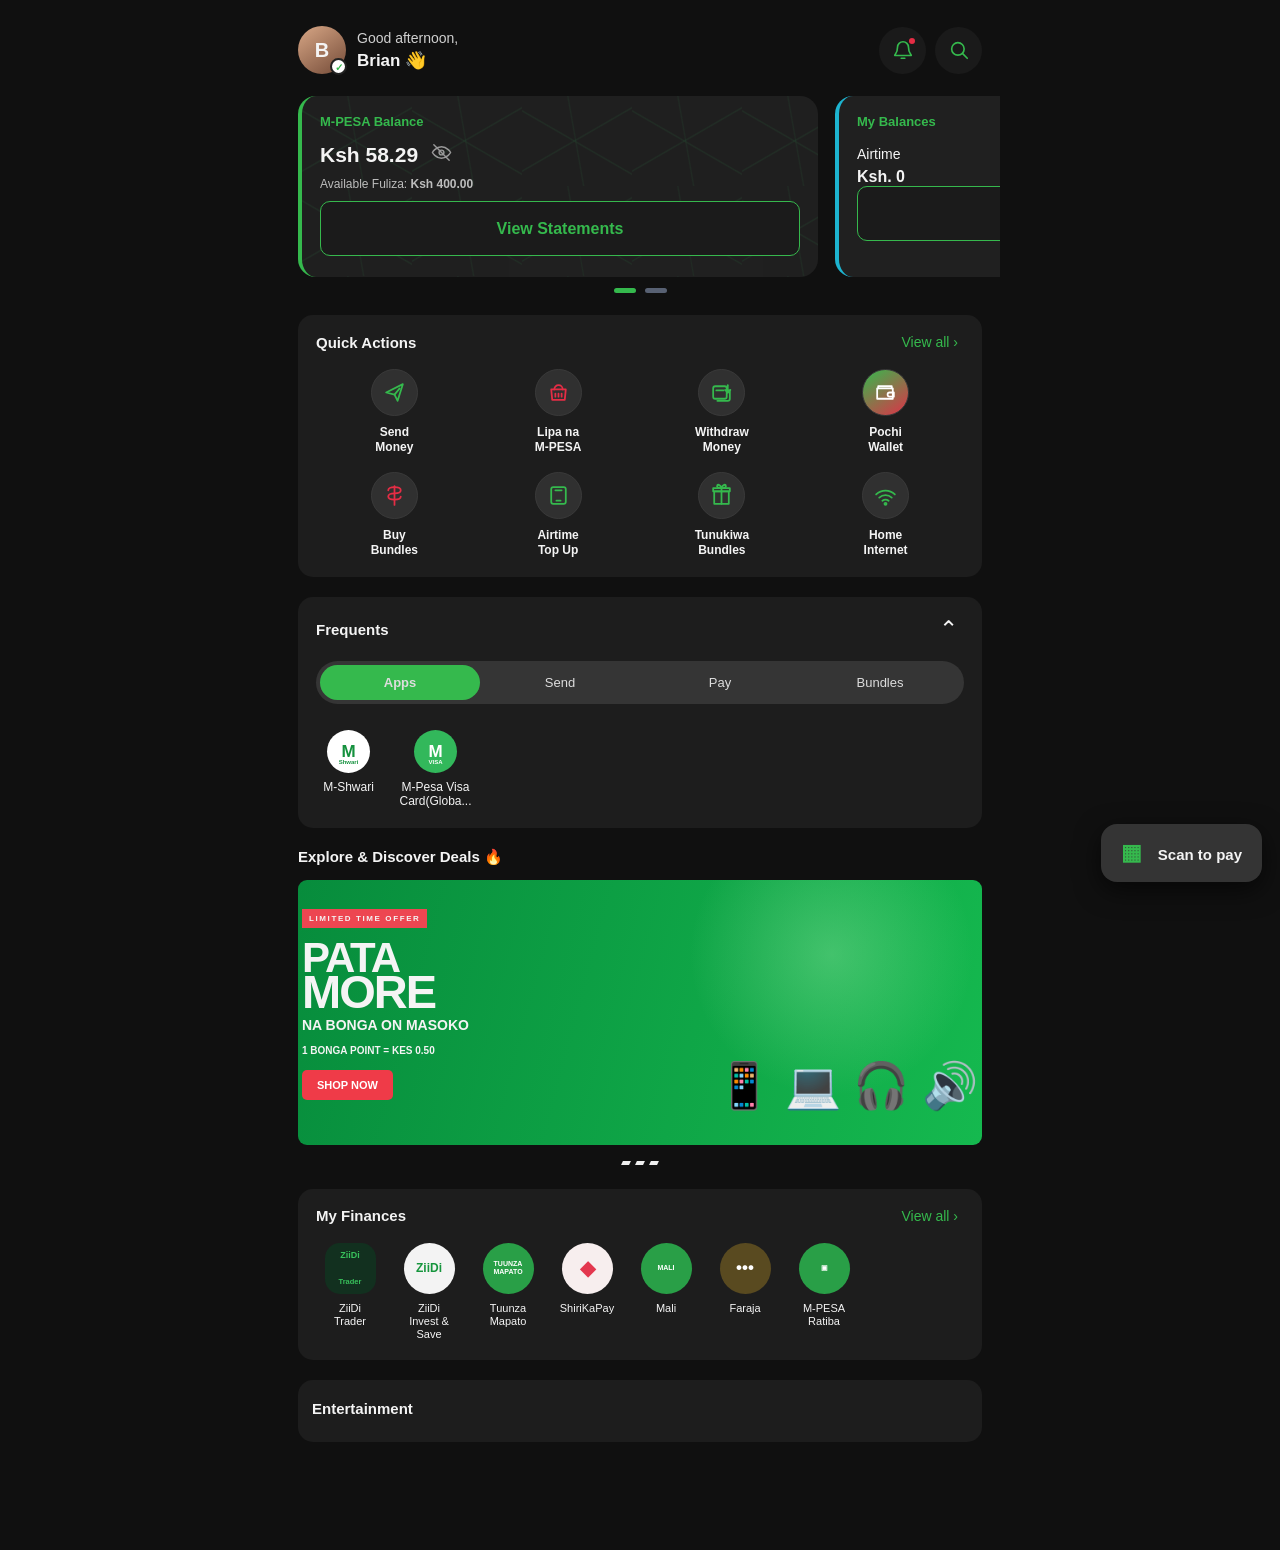
<file: index.html>
<!doctype html>
<html lang="en">
<head>
<meta charset="utf-8">
<meta name="viewport" content="width=device-width,initial-scale=1,viewport-fit=cover">
<meta name="theme-color" content="#101010">
<title>M-PESA Dashboard</title>

<link rel="stylesheet" href="styles.css">
</head>

<body>

<div class="app">

<!-- ================= HEADER ================= -->
<header class="topbar">

  <div class="user">
    <div class="avatar">
      B
      <span>✓</span>
    </div>

    <div>
      <div class="hello">Good afternoon,</div>
      <div class="name">Brian 👋</div>
    </div>
  </div>

  <div class="top-actions">

    <button class="circle" aria-label="Notifications">
      <svg viewBox="0 0 24 24">
        <path d="M18 9a6 6 0 0 0-12 0c0 7-3 7-3 9h18c0-2-3-2-3-9M10 21h4"/>
      </svg>
      <i></i>
    </button>

    <button class="circle" aria-label="Search">
      <svg viewBox="0 0 24 24">
        <circle cx="10.8" cy="10.8" r="6.8"/>
        <path d="m16 16 5 5"/>
      </svg>
    </button>

  </div>

</header>


<!-- ================= BALANCES ================= -->
<section class="balances">

  <article class="balance-card mpesa">

    <div class="network"></div>

    <div class="content">

      <div class="eyebrow">
        M-PESA Balance
      </div>

      <div class="amount">

        <strong id="balance">
          Ksh 58.29
        </strong>

        <button id="eye" aria-label="Show or hide balance">

          <svg viewBox="0 0 24 24">
            <path d="M2.5 12s3.4-6 9.5-6 9.5 6 9.5 6-3.4 6-9.5 6-9.5-6-9.5-6Z"/>
            <circle cx="12" cy="12" r="2.5"/>
            <path d="m4 4 16 16"/>
          </svg>

        </button>

      </div>

      <div class="fuliza">
        Available Fuliza:
        <b>Ksh 400.00</b>
      </div>

      <button class="statement">
        View Statements
      </button>

    </div>

  </article>


  <article class="balance-card airtime">

    <div class="content">

      <div class="eyebrow">
        My Balances
      </div>

      <div class="air-label">
        Airtime
      </div>

      <strong>
        Ksh. 0
      </strong>

      <button class="statement">
        View Details
      </button>

    </div>

  </article>

</section>


<div class="slider-dots">
  <b></b>
  <i></i>
</div>


<!-- ================= QUICK ACTIONS ================= -->
<section class="panel quick">

  <div class="heading">

    <h2>
      Quick Actions
    </h2>

    <button class="link">
      View all ›
    </button>

  </div>


  <div class="quick-grid">


    <!-- SEND MONEY -->
    <!-- This now opens send-money.html -->

    <button
      class="action"
      onclick="window.location.href='send-money.html'"
    >

      <span class="qicon green">

        <svg viewBox="0 0 24 24">
          <path d="m4 12 16-8-5 16-3-6-8-2Z"/>
          <path d="m12 14 5-6"/>
        </svg>

      </span>

      Send<br>
      Money

    </button>


    <!-- LIPA NA M-PESA -->

    <button
      class="action"
      data-name="Lipa na M-PESA"
    >

      <span class="qicon red">

        <svg viewBox="0 0 24 24">
          <path d="M5 9h14l-1 10H6L5 9Z"/>
          <path d="M8 9a4 4 0 0 1 8 0"/>
          <path d="M9 13v3M12 13v3M15 13v3"/>
        </svg>

      </span>

      Lipa na<br>
      M-PESA

    </button>


    <!-- WITHDRAW -->

    <button
      class="action"
      data-name="Withdraw Money"
    >

      <span class="qicon green">

        <svg viewBox="0 0 24 24">

          <rect
            x="4"
            y="6"
            width="13"
            height="12"
            rx="2"
          />

          <path d="M17 10h3v8a2 2 0 0 1-2 2H8"/>
          <path d="M7 10h7"/>
          <path d="M18 5v7"/>
          <path d="M15.5 9.5 18 12l2.5-2.5"/>

        </svg>

      </span>

      Withdraw<br>
      Money

    </button>


    <!-- POCHI -->

    <button
      class="action"
      data-name="Pochi Wallet"
    >

      <span class="qicon pochi">

        <svg viewBox="0 0 24 24">

          <path d="M4 8h15v10H4z"/>
          <path d="M5 8V6h13v2"/>
          <path d="M16 12h4v4h-4a2 2 0 1 1 0-4Z"/>

        </svg>

      </span>

      Pochi<br>
      Wallet

    </button>


    <!-- BUY BUNDLES -->

    <button
      class="action"
      data-name="Buy Bundles"
    >

      <span class="qicon red">

        <svg viewBox="0 0 24 24">

          <path d="M12 3v18"/>
          <path d="M6 7c0-2 2-3 6-3s6 1 6 3-2 3-6 3-6 1-6 3 2 3 6 3 6-1 6-3"/>

        </svg>

      </span>

      Buy<br>
      Bundles

    </button>


    <!-- AIRTIME -->

    <button
      class="action"
      data-name="Airtime Top Up"
    >

      <span class="qicon green">

        <svg viewBox="0 0 24 24">

          <rect
            x="5"
            y="4"
            width="14"
            height="16"
            rx="2"
          />

          <path d="M9 7h6"/>
          <path d="M10 17h4"/>

        </svg>

      </span>

      Airtime<br>
      Top Up

    </button>


    <!-- TUNUKIWA -->

    <button
      class="action"
      data-name="Tunukiwa Bundles"
    >

      <span class="qicon green">

        <svg viewBox="0 0 24 24">

          <path d="M5 8h14v12H5z"/>
          <path d="M4 5h16v3H4z"/>
          <path d="M12 5v15"/>

          <path d="M12 5c-3 0-5-1-4-3 1-1 4 1 4 3Z"/>
          <path d="M12 5c3 0 5-1 4-3-1-1-4 1-4 3Z"/>

        </svg>

      </span>

      Tunukiwa<br>
      Bundles

    </button>


    <!-- HOME INTERNET -->

    <button
      class="action"
      data-name="Home Internet"
    >

      <span class="qicon green">

        <svg viewBox="0 0 24 24">

          <path d="M3 11a13 13 0 0 1 18 0"/>
          <path d="M6 14a9 9 0 0 1 12 0"/>
          <path d="M9 17a5 5 0 0 1 6 0"/>
          <circle
            cx="12"
            cy="20"
            r="1"
          />

        </svg>

      </span>

      Home<br>
      Internet

    </button>


  </div>

</section>


<!-- ================= FREQUENTS ================= -->

<section class="panel frequent">

  <div class="heading">

    <h2>
      Frequents
    </h2>

    <button class="collapse">
      ⌃
    </button>

  </div>


  <div class="tabs">

    <button class="tab active">
      Apps
    </button>

    <button class="tab">
      Send
    </button>

    <button class="tab">
      Pay
    </button>

    <button class="tab">
      Bundles
    </button>

  </div>


  <div class="freq-list">


    <button
      class="freq"
      data-name="M-Shwari"
    >

      <span class="app-logo mshwari">
        M
        <small>
          Shwari
        </small>
      </span>

      <label>
        M-Shwari
      </label>

    </button>


    <button
      class="freq"
      data-name="M-Pesa Visa Card"
    >

      <span class="app-logo visa">
        M
        <small>
          VISA
        </small>
      </span>

      <label>
        M-Pesa Visa<br>
        Card(Globa...
      </label>

    </button>


  </div>

</section>


<!-- ================= DISCOVER ================= -->

<section class="discover">

  <h2>
    Explore &amp; Discover Deals 🔥
  </h2>


  <div class="banner">

    <div class="banner-copy">

      <span>
        LIMITED TIME OFFER
      </span>

      <h3>
        PATA<br>
        <b>MORE</b>
      </h3>

      <p>
        NA BONGA ON MASOKO
      </p>

      <strong>
        1 BONGA POINT = KES 0.50
      </strong>

      <button>
        SHOP NOW
      </button>

    </div>


    <div class="banner-art">
      📱 💻 🎧 🔊
    </div>

  </div>


  <div class="banner-dots">

    <i></i>
    <i></i>
    <i></i>

  </div>

</section>


<!-- ================= MY FINANCES ================= -->

<section class="panel finances">

  <div class="heading">

    <h2>
      My Finances
    </h2>

    <button class="link">
      View all ›
    </button>

  </div>


  <div class="finance-scroll">


    <button class="finance">

      <span class="flogo dark">
        ZiiDi
        <small>
          Trader
        </small>
      </span>

      ZiiDi<br>
      Trader

    </button>


    <button class="finance">

      <span class="flogo white">
        ZiiDi
      </span>

      ZiiDi<br>
      Invest &amp; Save

    </button>


    <button class="finance">

      <span class="flogo green">
        TUUNZA<br>
        MAPATO
      </span>

      Tuunza<br>
      Mapato

    </button>


    <button class="finance">

      <span class="flogo red">
        ◆
      </span>

      ShiriKaPay

    </button>


    <button class="finance">

      <span class="flogo green">
        MALI
      </span>

      Mali

    </button>


    <button class="finance">

      <span class="flogo orange">
        •••
      </span>

      Faraja

    </button>


    <button class="finance">

      <span class="flogo green">
        ▣
      </span>

      M-PESA<br>
      Ratiba

    </button>


  </div>

</section>


<!-- ================= ENTERTAINMENT ================= -->

<section class="panel entertainment">

  <h2>
    Entertainment
  </h2>

</section>


<!-- ================= SCAN BUTTON ================= -->

<button class="scan">

  <span>
    ▦
  </span>

  Scan to pay

</button>


<!-- TOAST -->

<div id="toast"></div>


</div>


<!-- ================= JAVASCRIPT ================= -->

<script src="script.js"></script>

</body>
</html>
</file>
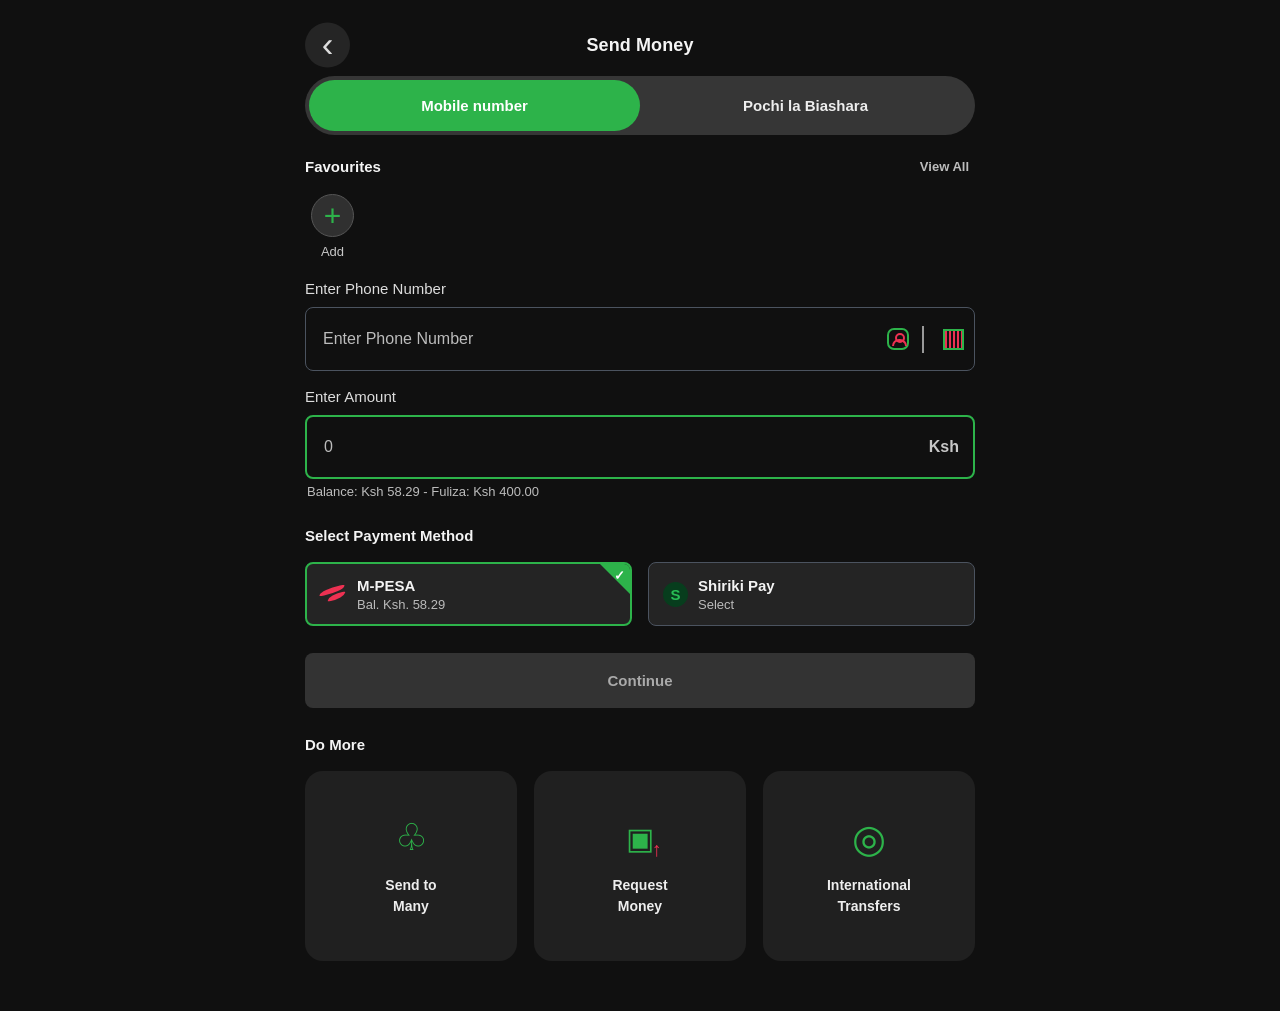
<file: send-money.html>
<!DOCTYPE html>
<html lang="en">
<head>
  <meta charset="UTF-8">
  <meta
    name="viewport"
    content="width=device-width, initial-scale=1, viewport-fit=cover"
  >

  <meta name="theme-color" content="#101010">

  <title>Send Money</title>

  <link rel="stylesheet" href="send-money.css">
</head>

<body>

  <main class="send-page">

    <!-- HEADER -->
    <header class="header">

      <button
        class="back-button"
        id="backButton"
        aria-label="Go back"
      >
        ‹
      </button>

      <h1>Send Money</h1>

    </header>


    <!-- TABS -->
    <section class="tabs">

      <button
        class="tab active"
        id="mobileTab"
      >
        Mobile number
      </button>

      <button
        class="tab"
        id="pochiTab"
      >
        Pochi la Biashara
      </button>

    </section>


    <!-- FAVOURITES -->
    <section class="favourites">

      <div class="section-header">

        <h2>Favourites</h2>

        <button class="view-all">
          View All
        </button>

      </div>

      <button class="add-favourite" id="addFavourite">

        <span class="plus">+</span>

        <span>Add</span>

      </button>

    </section>


    <!-- MOBILE NUMBER FORM -->
    <section id="mobileForm">

      <!-- PHONE -->
      <div class="form-group">

        <label for="phone">
          Enter Phone Number
        </label>

        <div class="input-wrapper">

          <input
            type="tel"
            id="phone"
            placeholder="Enter Phone Number"
            maxlength="13"
            autocomplete="tel"
          >

          <div class="input-actions">

            <!-- CONTACT -->
            <button
              type="button"
              class="contact-button"
              id="contactButton"
              aria-label="Contacts"
            >
              <span class="contact-icon">
                <span></span>
              </span>
            </button>

            <span class="divider"></span>

            <!-- QR -->
            <button
              type="button"
              class="qr-button"
              id="qrButton"
              aria-label="Scan to send"
            >
              <span class="qr-icon"></span>

              <span class="tooltip">
                Scan to send
              </span>

            </button>

          </div>

        </div>

      </div>


      <!-- AMOUNT -->
      <div class="form-group amount-group">

        <label for="amount">
          Enter Amount
        </label>

        <div class="input-wrapper amount-wrapper">

          <input
            type="number"
            id="amount"
            placeholder="0"
            min="1"
            inputmode="decimal"
          >

          <span class="currency">
            Ksh
          </span>

        </div>

        <div class="balance-info">
          Balance: Ksh 58.29 - Fuliza: Ksh 400.00
        </div>

      </div>


      <!-- PAYMENT METHODS -->
      <section class="payment-section">

        <h2>
          Select Payment Method
        </h2>

        <div class="payment-methods">

          <!-- MPESA -->
          <button
            class="payment-card selected"
            id="mpesaPayment"
            type="button"
          >

            <div class="payment-content">

              <span class="mpesa-logo"></span>

              <div>
                <strong>M-PESA</strong>

                <small>
                  Bal. Ksh. 58.29
                </small>
              </div>

            </div>

            <span class="selected-check">
              ✓
            </span>

          </button>


          <!-- SHIRIKI PAY -->
          <button
            class="payment-card"
            id="shirikiPayment"
            type="button"
          >

            <div class="payment-content">

              <span class="shirikipay-logo">
                S
              </span>

              <div>
                <strong>Shiriki Pay</strong>

                <small>
                  Select
                </small>
              </div>

            </div>

          </button>

        </div>

      </section>


      <!-- CONTINUE -->
      <button
        class="continue-button"
        id="continueButton"
        disabled
      >
        Continue
      </button>

    </section>


    <!-- POCHI FORM -->
    <section
      id="pochiForm"
      class="pochi-form hidden"
    >

      <div class="form-group">

        <label for="businessNumber">
          Enter Business Number
        </label>

        <input
          type="tel"
          id="businessNumber"
          class="simple-input"
          placeholder="Enter Business Number"
        >

      </div>

      <div class="form-group">

        <label for="pochiAmount">
          Enter Amount
        </label>

        <div class="input-wrapper amount-wrapper">

          <input
            type="number"
            id="pochiAmount"
            placeholder="0"
            min="1"
          >

          <span class="currency">
            Ksh
          </span>

        </div>

      </div>

      <button
        class="continue-button"
        id="pochiContinue"
        disabled
      >
        Continue
      </button>

    </section>


    <!-- DO MORE -->
    <section class="do-more">

      <h2>Do More</h2>

      <div class="do-more-grid">


        <!-- SEND TO MANY -->
        <button
          class="do-more-card"
          data-action="Send to Many"
        >

          <div class="do-more-icon people-icon">

            <span></span>
            <span></span>
            <span></span>

          </div>

          <strong>
            Send to<br>
            Many
          </strong>

        </button>


        <!-- REQUEST MONEY -->
        <button
          class="do-more-card"
          data-action="Request Money"
        >

          <div class="do-more-icon request-icon">

            <span>▣</span>
            <b>↑</b>

          </div>

          <strong>
            Request<br>
            Money
          </strong>

        </button>


        <!-- INTERNATIONAL -->
        <button
          class="do-more-card"
          data-action="International Transfers"
        >

          <div class="do-more-icon globe-icon">
            ◎
          </div>

          <strong>
            International<br>
            Transfers
          </strong>

        </button>

      </div>

    </section>


    <!-- TOAST -->
    <div
      class="toast"
      id="toast"
    ></div>

  </main>


  <script src="send-money.js"></script>

</body>
</html>
</file>
<file: styles.css>
*{box-sizing:border-box;-webkit-tap-highlight-color:transparent} :root{--bg:#101010;--panel:#1d1d1d;--green:#35b94d;--red:#e52d45;--text:#f4f4f4}html,body{margin:0;background:var(--bg);color:var(--text);font-family:Inter,Roboto,Arial,sans-serif}button{font:inherit;color:inherit;border:0;cursor:pointer}.app{width:min(100%,720px);margin:auto;padding:14px 18px 88px}.topbar{height:72px;display:flex;justify-content:space-between;align-items:center;margin-bottom:10px}.user{display:flex;gap:11px;align-items:center}.avatar{width:48px;height:48px;border-radius:50%;display:grid;place-items:center;background:linear-gradient(145deg,#d8a786,#744b38);font-weight:800;font-size:20px;position:relative}.avatar span{position:absolute;right:-1px;bottom:-1px;width:17px;height:17px;border-radius:50%;background:#fff;color:var(--green);font-size:10px;text-align:center;padding-top:2px;border:2px solid #222}.hello{font-size:14px;color:#d0d0d0;margin-bottom:4px}.name{font-size:17px;font-weight:700}.top-actions{display:flex;gap:9px}.circle{width:47px;height:47px;border-radius:50%;background:#1a1a1a;display:grid;place-items:center;position:relative}.circle svg{width:22px;height:22px;fill:none;stroke:var(--green);stroke-width:1.8;stroke-linecap:round;stroke-linejoin:round}.circle i{position:absolute;top:11px;right:11px;width:6px;height:6px;background:#e52d45;border-radius:50%}.balances{display:flex;gap:17px;overflow:hidden;margin:0 -18px;padding:0 18px}.balance-card{height:181px;flex:0 0 calc(100% - 105px);border-radius:18px;background:#202020;position:relative;overflow:hidden;border-left:4px solid var(--green)}.balance-card.airtime{border-left-color:#1db4d0}.network{position:absolute;inset:0;opacity:.65;background-image:linear-gradient(30deg,transparent 48%,#27603955 49%,transparent 50%),linear-gradient(150deg,transparent 48%,#27603955 49%,transparent 50%),linear-gradient(80deg,transparent 48%,#27603944 49%,transparent 50%);background-size:110px 90px}.content{position:relative;padding:18px}.eyebrow{color:var(--green);font-size:13px;font-weight:700;margin-bottom:12px}.amount{display:flex;align-items:center;gap:12px}.amount strong{font-size:21px}.amount button{background:none;padding:0}.amount svg{width:23px;height:23px;fill:none;stroke:#999;stroke-width:1.5;stroke-linecap:round;stroke-linejoin:round}.fuliza{font-size:12px;color:#bdbdbd;margin:9px 0 10px}.statement{height:55px;width:100%;background:#1b1b1b;border:1px solid #36b84d;border-radius:10px;color:var(--green);font-weight:700}.air-label{font-size:14px;margin:17px 0 6px}.airtime strong{font-size:16px}.slider-dots{display:flex;justify-content:center;gap:9px;margin:11px 0 22px}.slider-dots b,.slider-dots i{width:22px;height:5px;border-radius:9px;background:#586173}.slider-dots b{background:var(--green)}.panel{background:var(--panel);border-radius:15px;padding:18px;margin-bottom:20px}.heading{display:flex;justify-content:space-between;align-items:center;margin-bottom:17px}.heading h2,.discover h2,.entertainment h2{font-size:15px;margin:0}.link{background:none;color:var(--green);font-size:14px}.quick-grid{display:grid;grid-template-columns:repeat(4,1fr);gap:15px 7px}.action{background:none;display:flex;flex-direction:column;align-items:center;gap:9px;font-size:12px;font-weight:600;line-height:1.25;text-align:center}.qicon{width:47px;height:47px;border-radius:50%;background:#303030;border:1px solid #3a3a3a;display:grid;place-items:center}.qicon svg{width:25px;height:25px;fill:none;stroke:var(--green);stroke-width:1.7;stroke-linecap:round;stroke-linejoin:round}.qicon.red svg{stroke:var(--red)}.qicon.pochi{background:linear-gradient(145deg,#35b94d,#df3148)}.qicon.pochi svg{stroke:#fff}.frequent{min-height:224px}.collapse{background:none;font-size:23px}.tabs{display:grid;grid-template-columns:repeat(4,1fr);background:#353535;border-radius:25px;padding:4px;margin-bottom:25px}.tab{background:none;border-radius:21px;padding:10px 5px;color:#ddd;font-size:13px}.tab.active{background:var(--green);font-weight:700}.freq-list{display:flex;gap:22px}.freq{background:none;width:65px;display:flex;flex-direction:column;align-items:center;gap:8px;font-size:12px;line-height:1.15}.app-logo{width:43px;height:43px;border-radius:50%;display:grid;place-items:center;background:#fff;color:#15913e;font-weight:800;font-size:17px;position:relative}.app-logo small{font-size:6px;position:absolute;bottom:7px}.app-logo.visa{background:#32b85b;color:#fff}.discover{margin-bottom:20px}.discover h2{margin-bottom:14px}.banner{height:265px;border-radius:9px;overflow:hidden;background:linear-gradient(105deg,#078c3c,#15b94f);position:relative}.banner:after{content:"";position:absolute;inset:0;background:radial-gradient(circle at 78% 28%,#a5edb055,transparent 25%)}.banner-copy{position:relative;z-index:2;padding:27px 8px 20px 4px;width:59%}.banner-copy>span{background:#ed4651;padding:5px 7px;font-size:8px;font-weight:900;letter-spacing:1.6px}.banner h3{font-size:42px;line-height:.77;letter-spacing:-2px;margin:17px 0 3px}.banner h3 b{font-size:47px}.banner p{font-size:14px;font-weight:800;margin:7px 0 12px}.banner strong{display:block;font-size:10px;margin-bottom:14px}.banner button{background:#ef3b48;color:white;border-radius:5px;padding:9px 15px;font-size:11px;font-weight:800}.banner-art{position:absolute;right:4px;bottom:33px;font-size:45px;white-space:nowrap;z-index:2}.banner-dots{text-align:center;padding-top:6px}.banner-dots i{display:inline-block;width:8px;height:4px;background:#eee;margin:0 1px;transform:skew(-25deg)}.finances{overflow:hidden}.finance-scroll{display:flex;gap:11px;overflow-x:auto;scrollbar-width:none}.finance-scroll::-webkit-scrollbar{display:none}.finance{background:none;flex:0 0 68px;display:flex;flex-direction:column;align-items:center;gap:8px;text-align:center;font-size:11px;line-height:1.2}.flogo{width:51px;height:51px;border-radius:15px;display:grid;place-items:center;font-weight:800;font-size:9px}.flogo.dark{background:#12301f;color:#38c05b}.flogo.white{background:#f3f3f3;color:#16953d;border-radius:50%;font-size:12px}.flogo.green{background:#299f47;color:white;border-radius:50%;font-size:7px}.flogo.red{background:#f7eeee;color:#e3374e;border-radius:50%;font-size:20px}.flogo.orange{background:#594a20;color:#fff;border-radius:50%;font-size:17px}.entertainment{height:62px;padding:20px 14px}.scan{position:fixed;right:18px;bottom:18px;z-index:20;background:#343434;border-radius:16px;padding:16px 20px;box-shadow:0 8px 26px #0009;font-size:15px;font-weight:600}.scan span{color:var(--green);font-size:22px;margin-right:10px}#toast{position:fixed;left:50%;bottom:84px;transform:translate(-50%,20px);opacity:0;background:#333;padding:11px 18px;border-radius:10px;font-size:13px;transition:.2s;z-index:30}#toast.show{opacity:1;transform:translate(-50%,0)}@media(min-width:600px){.balance-card{flex-basis:520px}}
</file>
<file: send-money.css>
* {
  box-sizing: border-box;
  -webkit-tap-highlight-color: transparent;
}

:root {
  --bg: #101010;
  --card: #202020;
  --card-light: #292929;
  --border: #4b535f;
  --green: #2db34a;
  --green-dark: #15953a;
  --red: #ed3152;
  --white: #f4f4f4;
  --muted: #bcbcbc;
}

html,
body {
  margin: 0;
  padding: 0;
  min-height: 100%;
  background: var(--bg);
  color: var(--white);
  font-family:
    Inter,
    Roboto,
    Arial,
    Helvetica,
    sans-serif;
}

body {
  min-height: 100vh;
}

button,
input {
  font: inherit;
}

button {
  border: 0;
  cursor: pointer;
  color: inherit;
}

.send-page {
  width: 100%;
  max-width: 720px;
  min-height: 100vh;

  margin: auto;

  padding:
    14px
    18px
    50px;
}


/* =========================
   HEADER
========================= */

.header {
  height: 62px;

  display: flex;
  align-items: center;
  justify-content: center;

  position: relative;
}

.header h1 {
  margin: 0;

  font-size: 18px;
  font-weight: 700;

  letter-spacing: .1px;
}

.back-button {
  position: absolute;

  left: 0;
  top: 50%;

  transform: translateY(-50%);

  width: 45px;
  height: 45px;

  border-radius: 50%;

  background: #252525;

  color: #ddd;

  font-size: 35px;

  line-height: 35px;

  display: flex;
  align-items: center;
  justify-content: center;

  padding: 0 0 5px;
}


/* =========================
   TABS
========================= */

.tabs {
  width: 100%;

  min-height: 59px;

  display: flex;

  padding: 4px;

  background: #363636;

  border-radius: 32px;

  margin-bottom: 23px;
}

.tab {
  flex: 1;

  height: 51px;

  border-radius: 28px;

  background: transparent;

  color: #eee;

  font-size: 15px;

  font-weight: 700;
}

.tab.active {
  background: var(--green);
  color: #fff;
}


/* =========================
   SECTION HEADER
========================= */

.section-header {
  display: flex;

  align-items: center;

  justify-content: space-between;

  margin-bottom: 18px;
}

.section-header h2,
.do-more h2,
.payment-section h2 {
  margin: 0;

  font-size: 15px;

  font-weight: 700;
}

.view-all {
  background: transparent;

  color: #bdbdbd;

  font-size: 13px;

  font-weight: 700;
}


/* =========================
   FAVOURITES
========================= */

.favourites {
  margin-bottom: 20px;
}

.add-favourite {
  width: 55px;

  background: transparent;

  display: flex;

  flex-direction: column;

  align-items: center;

  gap: 7px;

  color: #c8c8c8;

  font-size: 13px;
}

.plus {
  width: 43px;
  height: 43px;

  display: grid;
  place-items: center;

  border-radius: 50%;

  border: 1px solid #555;

  background: #303030;

  color: var(--green);

  font-size: 30px;

  font-weight: 300;

  line-height: 1;
}


/* =========================
   FORM
========================= */

.form-group {
  margin-bottom: 17px;
}

.form-group label {
  display: block;

  margin-bottom: 10px;

  font-size: 15px;

  color: #ddd;

  font-weight: 500;
}

.input-wrapper {
  position: relative;
}

.input-wrapper input,
.simple-input {
  width: 100%;

  height: 64px;

  border-radius: 8px;

  border: 1px solid var(--border);

  background: transparent;

  color: #fff;

  outline: none;

  font-size: 16px;

  padding: 0 110px 0 17px;
}

.input-wrapper input::placeholder,
.simple-input::placeholder {
  color: #bcbcbc;
}

.input-wrapper input:focus,
.simple-input:focus {
  border: 2px solid var(--green);
}


/* =========================
   PHONE TOOLS
========================= */

.input-actions {
  position: absolute;

  right: 10px;
  top: 50%;

  transform: translateY(-50%);

  display: flex;

  align-items: center;

  gap: 13px;
}

.contact-button,
.qr-button {
  width: 28px;
  height: 34px;

  background: transparent;

  position: relative;

  display: grid;
  place-items: center;
}

.divider {
  height: 27px;

  width: 2px;

  background: #999;
}


/* Contact icon */

.contact-icon {
  width: 22px;
  height: 22px;

  border: 2px solid var(--green);

  border-radius: 7px;

  position: relative;
}

.contact-icon::before {
  content: "";

  position: absolute;

  width: 6px;
  height: 6px;

  left: 6px;
  top: 3px;

  border: 2px solid var(--red);

  border-radius: 50%;
}

.contact-icon::after {
  content: "";

  position: absolute;

  width: 11px;
  height: 5px;

  left: 3px;
  bottom: 2px;

  border: 2px solid var(--red);

  border-bottom: 0;

  border-radius: 10px 10px 0 0;
}


/* QR icon */

.qr-icon {
  width: 21px;
  height: 21px;

  border: 2px solid var(--green);

  background:
    linear-gradient(
      90deg,
      var(--red) 25%,
      transparent 25% 50%,
      var(--red) 50% 75%,
      transparent 75%
    );

  background-size: 8px 8px;
}


/* Tooltip */

.tooltip {
  display: none;

  position: absolute;

  right: -5px;
  top: 39px;

  background: #f5f5f5;

  color: #555;

  border-radius: 13px;

  padding: 10px 13px;

  white-space: nowrap;

  font-size: 12px;

  z-index: 20;

  box-shadow:
    0 5px 15px rgba(0,0,0,.35);
}

.tooltip::before {
  content: "";

  position: absolute;

  top: -7px;
  right: 16px;

  border-left: 7px solid transparent;
  border-right: 7px solid transparent;
  border-bottom: 8px solid #f5f5f5;
}

.qr-button:hover .tooltip,
.qr-button:focus .tooltip {
  display: block;
}


/* =========================
   AMOUNT
========================= */

.amount-wrapper input {
  border: 2px solid var(--green);

  padding-right: 70px;
}

.currency {
  position: absolute;

  right: 16px;
  top: 50%;

  transform: translateY(-50%);

  color: #c7c7c7;

  font-size: 16px;

  font-weight: 600;

  pointer-events: none;
}

.balance-info {
  margin-top: 5px;

  padding-left: 2px;

  color: #bdbdbd;

  font-size: 13px;
}


/* =========================
   PAYMENT METHOD
========================= */

.payment-section {
  margin-top: 28px;
}

.payment-section h2 {
  margin-bottom: 18px;
}

.payment-methods {
  display: grid;

  grid-template-columns: 1fr 1fr;

  gap: 16px;
}

.payment-card {
  min-height: 64px;

  position: relative;

  overflow: hidden;

  text-align: left;

  padding: 9px 14px;

  border-radius: 8px;

  border: 1px solid var(--border);

  background: #242424;
}

.payment-card.selected {
  border: 2px solid var(--green);
}

.payment-content {
  display: flex;

  align-items: center;

  gap: 10px;
}

.payment-content strong {
  display: block;

  font-size: 15px;

  margin-bottom: 3px;
}

.payment-content small {
  display: block;

  color: #bbb;

  font-size: 13px;
}


/* M-PESA logo */

.mpesa-logo {
  width: 26px;
  height: 18px;

  position: relative;

  display: block;
}

.mpesa-logo::before,
.mpesa-logo::after {
  content: "";

  position: absolute;

  height: 7px;

  background: var(--red);

  border-radius: 80% 10% 80% 10%;

  transform:
    skew(-25deg)
    rotate(-13deg);
}

.mpesa-logo::before {
  width: 22px;

  left: 0;
  top: 2px;
}

.mpesa-logo::after {
  width: 15px;

  left: 8px;
  top: 8px;
}


/* Selected check */

.selected-check {
  position: absolute;

  right: 0;
  top: 0;

  width: 30px;
  height: 30px;

  background: var(--green);

  color: #fff;

  clip-path:
    polygon(
      0 0,
      100% 0,
      100% 100%
    );

  font-size: 13px;

  font-weight: 700;

  text-align: right;

  padding: 4px 5px 0 0;
}


/* Shiriki Pay */

.shirikipay-logo {
  width: 25px;
  height: 25px;

  border-radius: 50%;

  display: grid;
  place-items: center;

  background: #073d1d;

  color: #28bd55;

  font-size: 15px;

  font-weight: 700;
}


/* =========================
   CONTINUE
========================= */

.continue-button {
  width: 100%;

  height: 55px;

  margin-top: 27px;

  border-radius: 8px;

  background: #333;

  color: #aaa;

  font-size: 15px;

  font-weight: 700;
}

.continue-button:not(:disabled) {
  background: var(--green);

  color: #fff;
}

.continue-button:not(:disabled):active {
  transform: scale(.99);
}


/* =========================
   DO MORE
========================= */

.do-more {
  margin-top: 28px;
}

.do-more h2 {
  margin-bottom: 18px;
}

.do-more-grid {
  display: grid;

  grid-template-columns:
    repeat(3, 1fr);

  gap: 17px;
}

.do-more-card {
  min-height: 180px;

  border-radius: 18px;

  background: #202020;

  display: flex;

  flex-direction: column;

  align-items: center;

  justify-content: center;

  text-align: center;

  padding: 15px 7px;

  color: #eee;
}

.do-more-card strong {
  font-size: 14px;

  line-height: 1.45;
}

.do-more-icon {
  width: 45px;
  height: 45px;

  margin-bottom: 14px;

  display: grid;
  place-items: center;

  color: var(--green);

  font-size: 28px;
}


/* People icon */

.people-icon {
  position: relative;
}

.people-icon::before {
  content: "♧";

  color: var(--green);

  font-size: 37px;
}


/* Request icon */

.request-icon {
  color: var(--green);

  font-size: 30px;

  position: relative;
}

.request-icon b {
  color: var(--red);

  font-size: 20px;

  position: absolute;

  right: 1px;
  bottom: 0;
}


/* Globe */

.globe-icon {
  color: var(--green);

  font-size: 39px;
}


/* =========================
   POCHI
========================= */

.hidden {
  display: none !important;
}

.simple-input {
  padding-right: 17px;
}


/* =========================
   TOAST
========================= */

.toast {
  position: fixed;

  left: 50%;
  bottom: 25px;

  transform:
    translate(-50%, 20px);

  background: #303030;

  color: #fff;

  padding: 12px 18px;

  border-radius: 10px;

  font-size: 13px;

  opacity: 0;

  pointer-events: none;

  transition: .2s ease;

  z-index: 100;

  white-space: nowrap;
}

.toast.show {
  opacity: 1;

  transform:
    translate(-50%, 0);
}


/* =========================
   SMALL PHONES
========================= */

@media (max-width: 380px) {

  .send-page {
    padding-left: 15px;
    padding-right: 15px;
  }

  .payment-methods {
    gap: 9px;
  }

  .payment-card {
    padding-left: 9px;
    padding-right: 9px;
  }

  .do-more-grid {
    gap: 9px;
  }

  .do-more-card {
    min-height: 165px;
  }

  .tab {
    font-size: 13px;
  }
}


/* =========================
   TABLETS / DESKTOP
========================= */

@media (min-width: 600px) {

  .send-page {
    padding-left: 25px;
    padding-right: 25px;
  }

  .do-more-card {
    min-height: 190px;
  }
}
</file>
